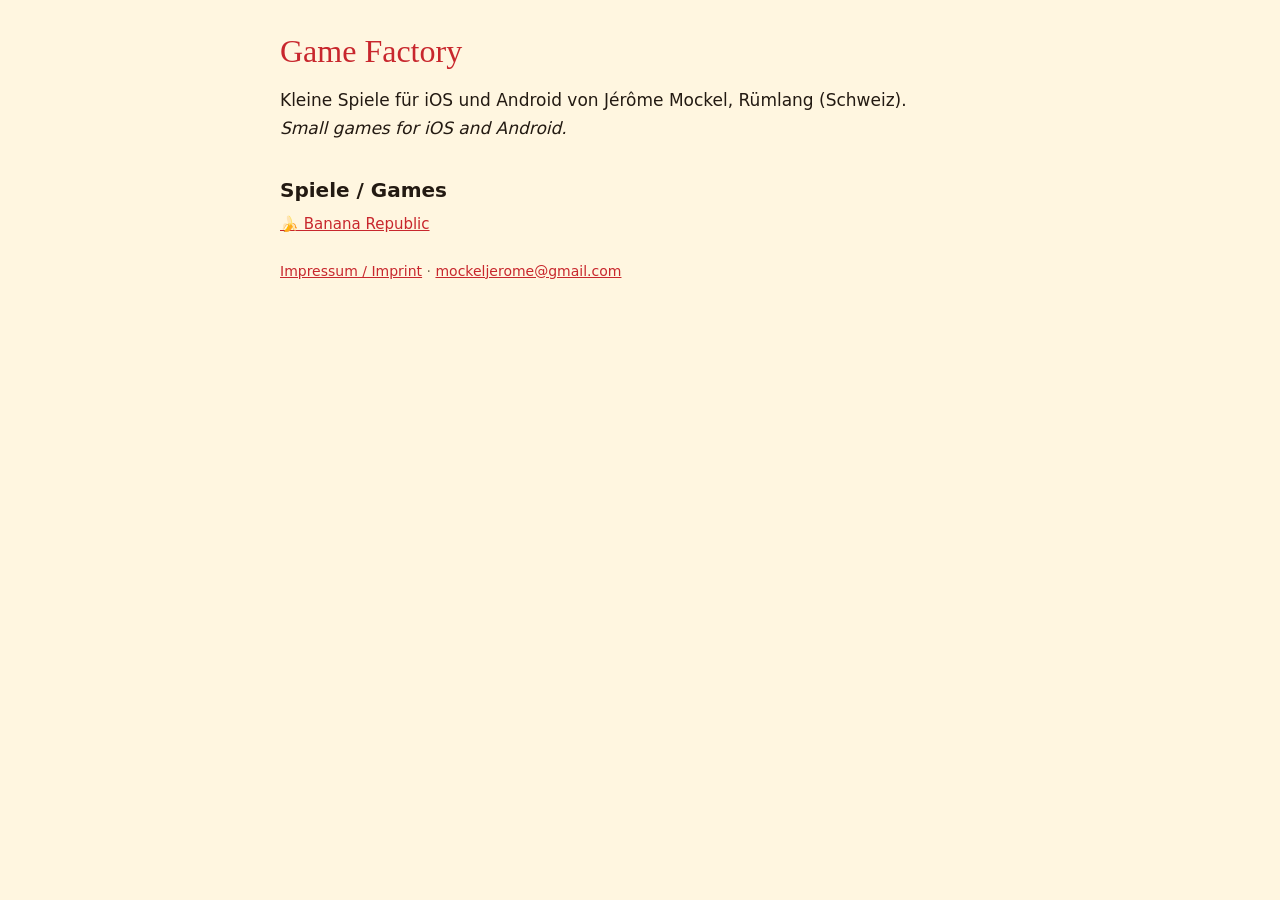
<file: index.html>
<!doctype html><html lang="de"><head><meta charset="utf-8"><meta name="viewport" content="width=device-width,initial-scale=1"><title>Game Factory – Jérôme Mockel</title><link rel="stylesheet" href="banana-republic/style.css"></head>
<body><main><h1>Game Factory</h1><p>Kleine Spiele für iOS und Android von Jérôme Mockel, Rümlang (Schweiz).<br><i>Small games for iOS and Android.</i></p>
<h2>Spiele / Games</h2>
<nav><a href="banana-republic/">🍌 Banana Republic</a></nav>
<p class="meta"><a href="banana-republic/impressum.html">Impressum / Imprint</a> · <a href="mailto:mockeljerome@gmail.com">mockeljerome@gmail.com</a></p>
</main></body></html>
</file>
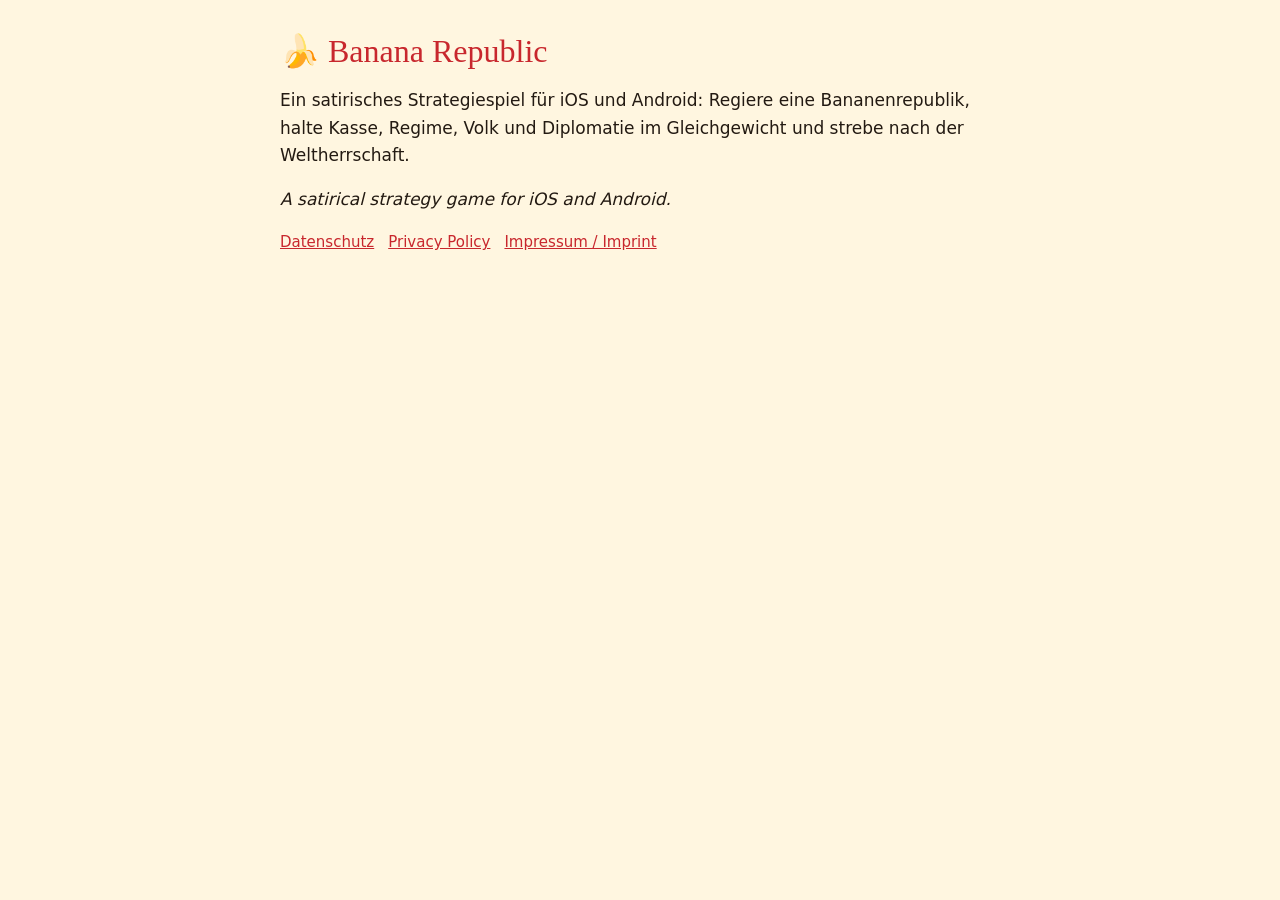
<file: banana-republic/index.html>
<!doctype html><html lang="de"><head><meta charset="utf-8"><meta name="viewport" content="width=device-width,initial-scale=1"><title>Banana Republic</title><link rel="stylesheet" href="style.css"></head>
<body><main><h1>🍌 Banana Republic</h1><p>Ein satirisches Strategiespiel für iOS und Android: Regiere eine Bananenrepublik, halte Kasse, Regime, Volk und Diplomatie im Gleichgewicht und strebe nach der Weltherrschaft.</p>
<p><i>A satirical strategy game for iOS and Android.</i></p>
<nav><a href="datenschutz.html">Datenschutz</a><a href="privacy.html">Privacy Policy</a><a href="impressum.html">Impressum / Imprint</a></nav></main></body></html>
</file>
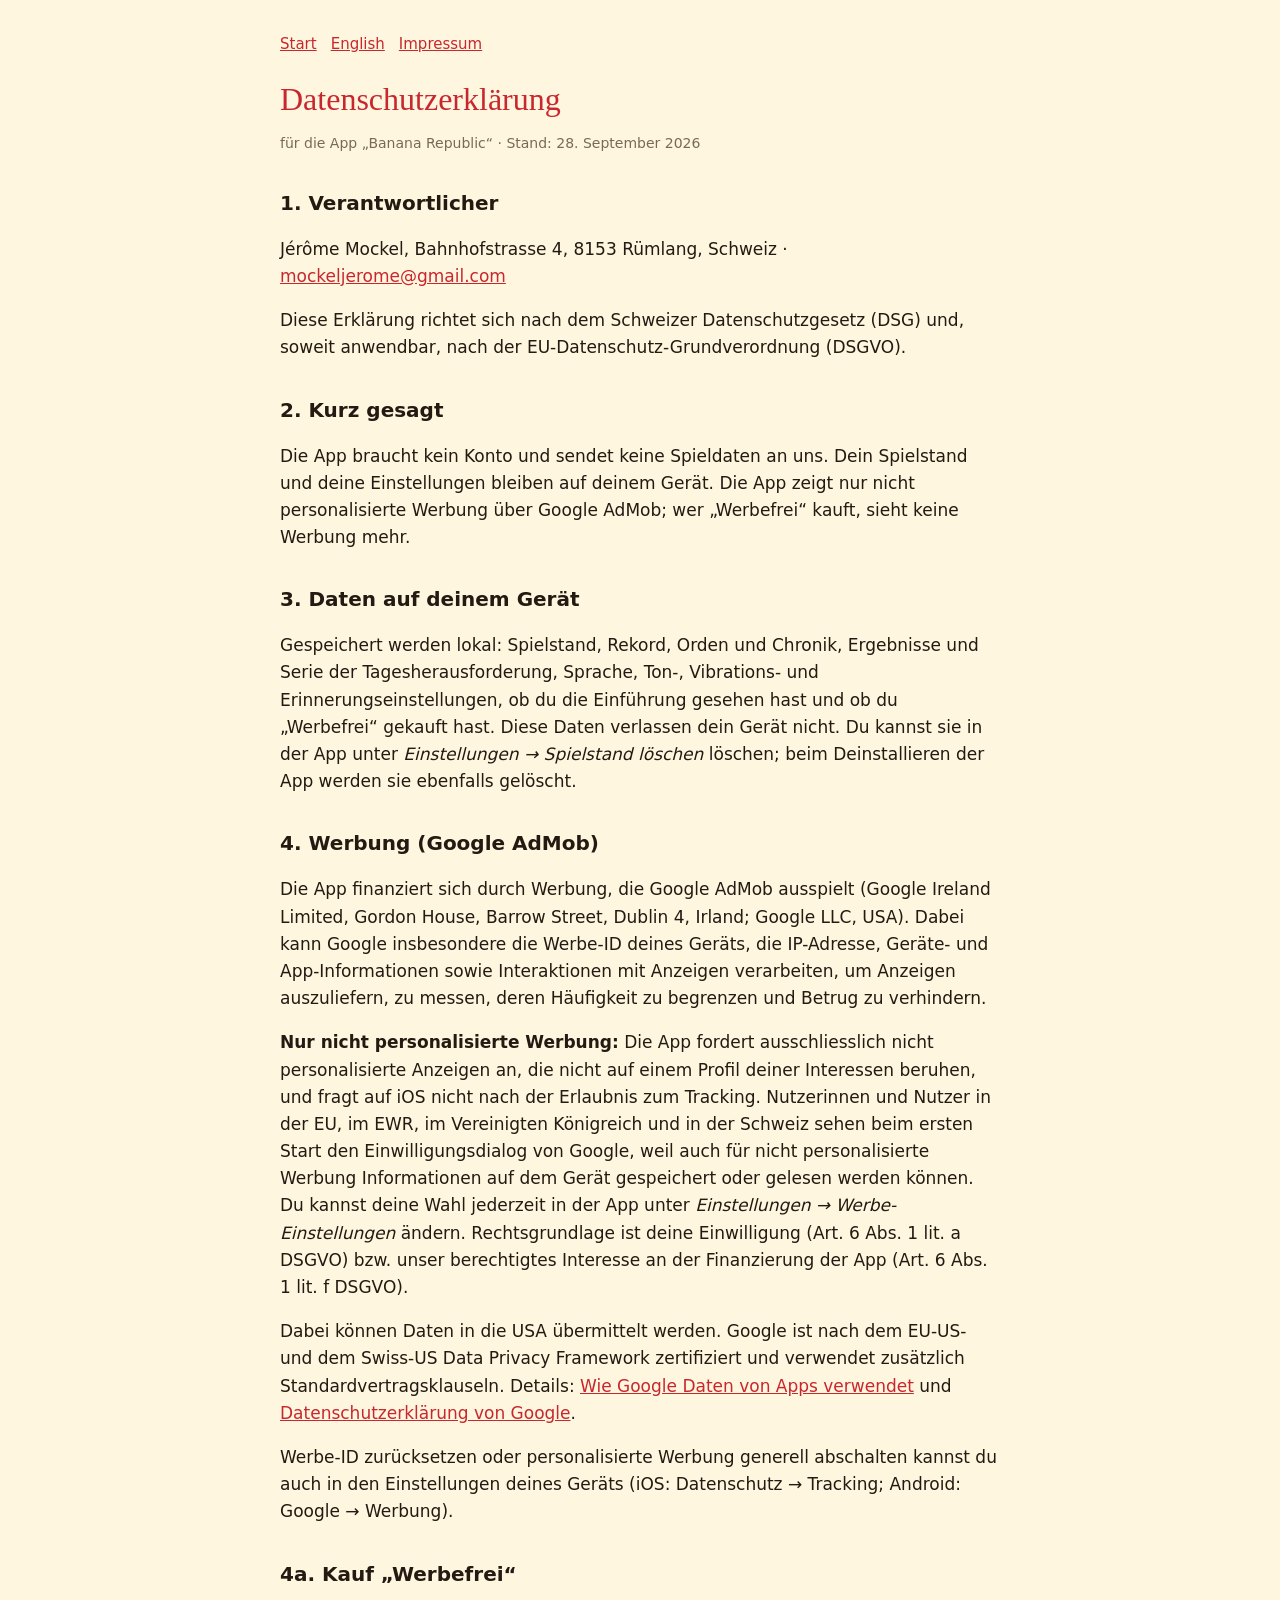
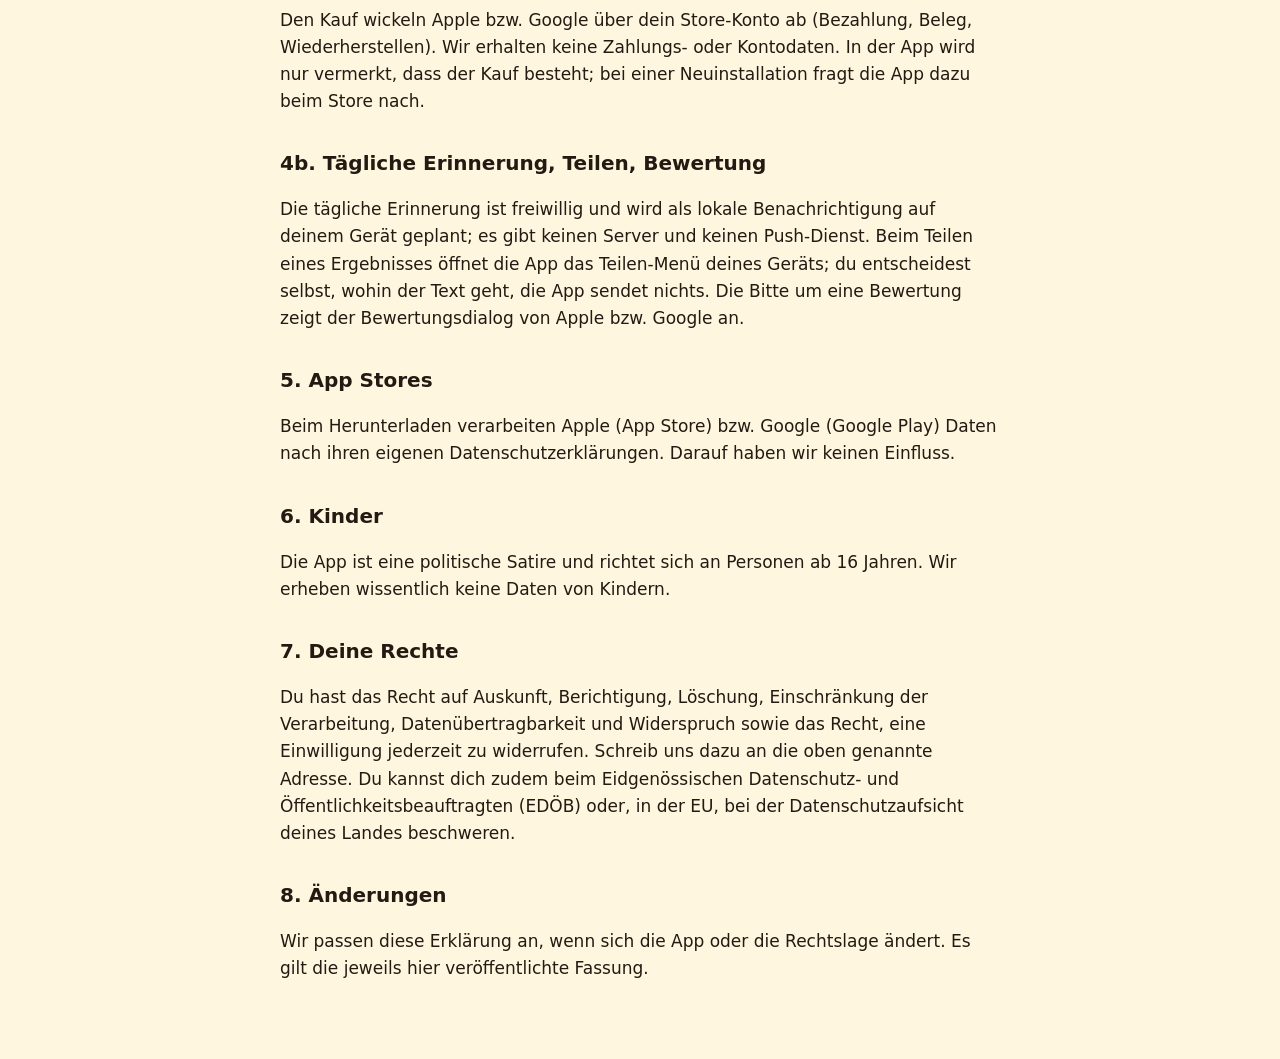
<file: banana-republic/datenschutz.html>
<!doctype html><html lang="de"><head><meta charset="utf-8"><meta name="viewport" content="width=device-width,initial-scale=1"><title>Datenschutzerklärung – Banana Republic</title><link rel="stylesheet" href="style.css"></head>
<body><main><nav><a href="index.html">Start</a><a href="privacy.html">English</a><a href="impressum.html">Impressum</a></nav>
<h1>Datenschutzerklärung</h1><p class="meta">für die App „Banana Republic“ · Stand: 28. September 2026</p>

<h2>1. Verantwortlicher</h2>
<p>Jérôme Mockel, Bahnhofstrasse 4, 8153 Rümlang, Schweiz · <a href="mailto:mockeljerome@gmail.com">mockeljerome@gmail.com</a></p>
<p>Diese Erklärung richtet sich nach dem Schweizer Datenschutzgesetz (DSG) und, soweit anwendbar, nach der EU-Datenschutz-Grundverordnung (DSGVO).</p>

<h2>2. Kurz gesagt</h2>
<p>Die App braucht kein Konto und sendet keine Spieldaten an uns. Dein Spielstand und deine Einstellungen bleiben auf deinem Gerät. Die App zeigt nur nicht personalisierte Werbung über Google AdMob; wer „Werbefrei“ kauft, sieht keine Werbung mehr.</p>

<h2>3. Daten auf deinem Gerät</h2>
<p>Gespeichert werden lokal: Spielstand, Rekord, Orden und Chronik, Ergebnisse und Serie der Tagesherausforderung, Sprache, Ton-, Vibrations- und Erinnerungseinstellungen, ob du die Einführung gesehen hast und ob du „Werbefrei“ gekauft hast. Diese Daten verlassen dein Gerät nicht. Du kannst sie in der App unter <i>Einstellungen → Spielstand löschen</i> löschen; beim Deinstallieren der App werden sie ebenfalls gelöscht.</p>

<h2>4. Werbung (Google AdMob)</h2>
<p>Die App finanziert sich durch Werbung, die Google AdMob ausspielt (Google Ireland Limited, Gordon House, Barrow Street, Dublin 4, Irland; Google LLC, USA). Dabei kann Google insbesondere die Werbe-ID deines Geräts, die IP-Adresse, Geräte- und App-Informationen sowie Interaktionen mit Anzeigen verarbeiten, um Anzeigen auszuliefern, zu messen, deren Häufigkeit zu begrenzen und Betrug zu verhindern.</p>
<p><b>Nur nicht personalisierte Werbung:</b> Die App fordert ausschliesslich nicht personalisierte Anzeigen an, die nicht auf einem Profil deiner Interessen beruhen, und fragt auf iOS nicht nach der Erlaubnis zum Tracking. Nutzerinnen und Nutzer in der EU, im EWR, im Vereinigten Königreich und in der Schweiz sehen beim ersten Start den Einwilligungsdialog von Google, weil auch für nicht personalisierte Werbung Informationen auf dem Gerät gespeichert oder gelesen werden können. Du kannst deine Wahl jederzeit in der App unter <i>Einstellungen → Werbe-Einstellungen</i> ändern. Rechtsgrundlage ist deine Einwilligung (Art. 6 Abs. 1 lit. a DSGVO) bzw. unser berechtigtes Interesse an der Finanzierung der App (Art. 6 Abs. 1 lit. f DSGVO).</p>
<p>Dabei können Daten in die USA übermittelt werden. Google ist nach dem EU-US- und dem Swiss-US Data Privacy Framework zertifiziert und verwendet zusätzlich Standardvertragsklauseln. Details: <a href="https://policies.google.com/technologies/partner-sites">Wie Google Daten von Apps verwendet</a> und <a href="https://policies.google.com/privacy">Datenschutzerklärung von Google</a>.</p>
<p>Werbe-ID zurücksetzen oder personalisierte Werbung generell abschalten kannst du auch in den Einstellungen deines Geräts (iOS: Datenschutz → Tracking; Android: Google → Werbung).</p>

<h2>4a. Kauf „Werbefrei“</h2>
<p>Den Kauf wickeln Apple bzw. Google über dein Store-Konto ab (Bezahlung, Beleg, Wiederherstellen). Wir erhalten keine Zahlungs- oder Kontodaten. In der App wird nur vermerkt, dass der Kauf besteht; bei einer Neuinstallation fragt die App dazu beim Store nach.</p>

<h2>4b. Tägliche Erinnerung, Teilen, Bewertung</h2>
<p>Die tägliche Erinnerung ist freiwillig und wird als lokale Benachrichtigung auf deinem Gerät geplant; es gibt keinen Server und keinen Push-Dienst. Beim Teilen eines Ergebnisses öffnet die App das Teilen-Menü deines Geräts; du entscheidest selbst, wohin der Text geht, die App sendet nichts. Die Bitte um eine Bewertung zeigt der Bewertungsdialog von Apple bzw. Google an.</p>

<h2>5. App Stores</h2>
<p>Beim Herunterladen verarbeiten Apple (App Store) bzw. Google (Google Play) Daten nach ihren eigenen Datenschutzerklärungen. Darauf haben wir keinen Einfluss.</p>

<h2>6. Kinder</h2>
<p>Die App ist eine politische Satire und richtet sich an Personen ab 16 Jahren. Wir erheben wissentlich keine Daten von Kindern.</p>

<h2>7. Deine Rechte</h2>
<p>Du hast das Recht auf Auskunft, Berichtigung, Löschung, Einschränkung der Verarbeitung, Datenübertragbarkeit und Widerspruch sowie das Recht, eine Einwilligung jederzeit zu widerrufen. Schreib uns dazu an die oben genannte Adresse. Du kannst dich zudem beim Eidgenössischen Datenschutz- und Öffentlichkeitsbeauftragten (EDÖB) oder, in der EU, bei der Datenschutzaufsicht deines Landes beschweren.</p>

<h2>8. Änderungen</h2>
<p>Wir passen diese Erklärung an, wenn sich die App oder die Rechtslage ändert. Es gilt die jeweils hier veröffentlichte Fassung.</p>
</main></body></html>
</file>
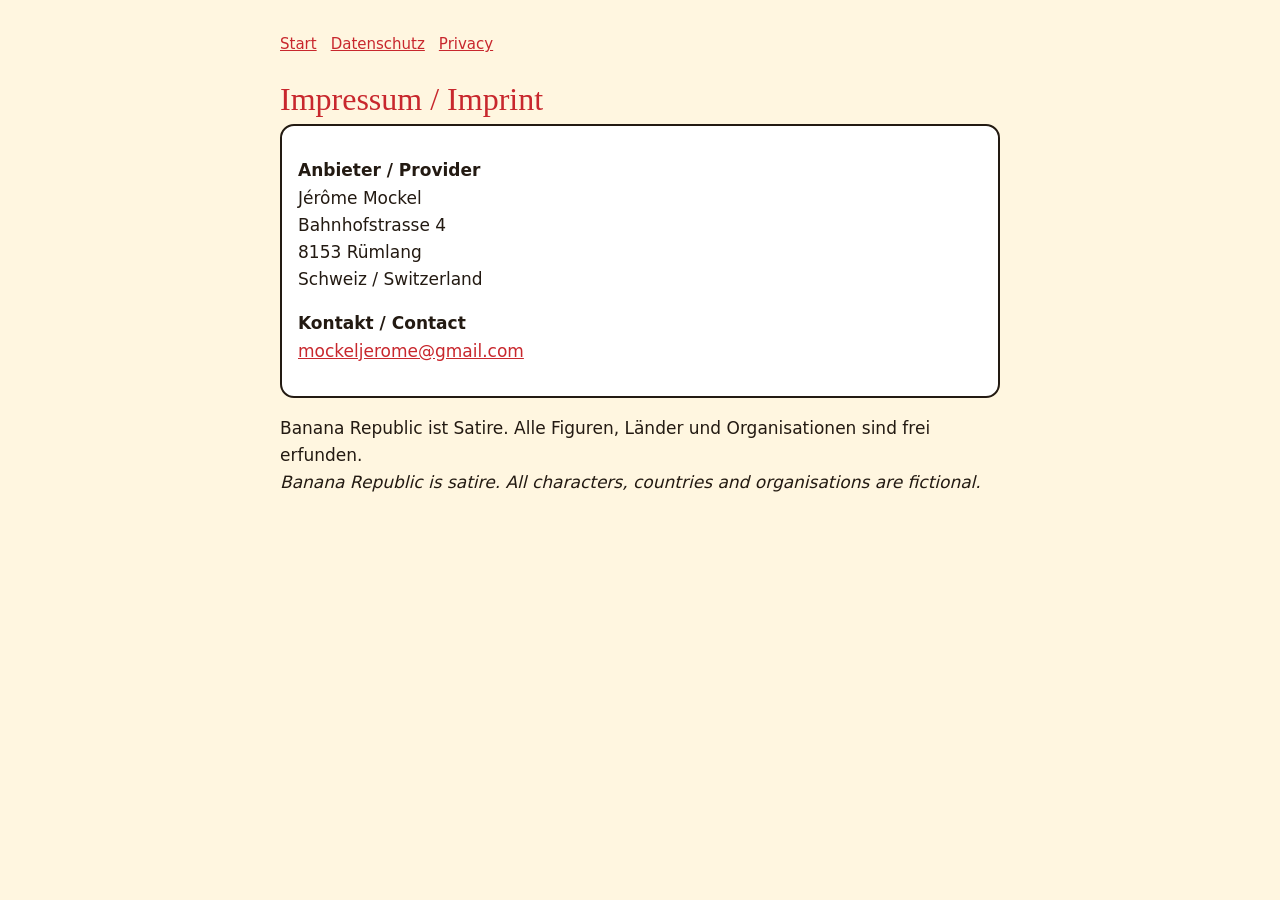
<file: banana-republic/impressum.html>
<!doctype html><html lang="de"><head><meta charset="utf-8"><meta name="viewport" content="width=device-width,initial-scale=1"><title>Impressum – Banana Republic</title><link rel="stylesheet" href="style.css"></head>
<body><main><nav><a href="index.html">Start</a><a href="datenschutz.html">Datenschutz</a><a href="privacy.html">Privacy</a></nav>
<h1>Impressum / Imprint</h1>
<div class="box"><p><b>Anbieter / Provider</b><br>Jérôme Mockel<br>Bahnhofstrasse 4<br>8153 Rümlang<br>Schweiz / Switzerland</p>
<p><b>Kontakt / Contact</b><br><a href="mailto:mockeljerome@gmail.com">mockeljerome@gmail.com</a></p></div>
<p>Banana Republic ist Satire. Alle Figuren, Länder und Organisationen sind frei erfunden.<br><i>Banana Republic is satire. All characters, countries and organisations are fictional.</i></p>
</main></body></html>
</file>
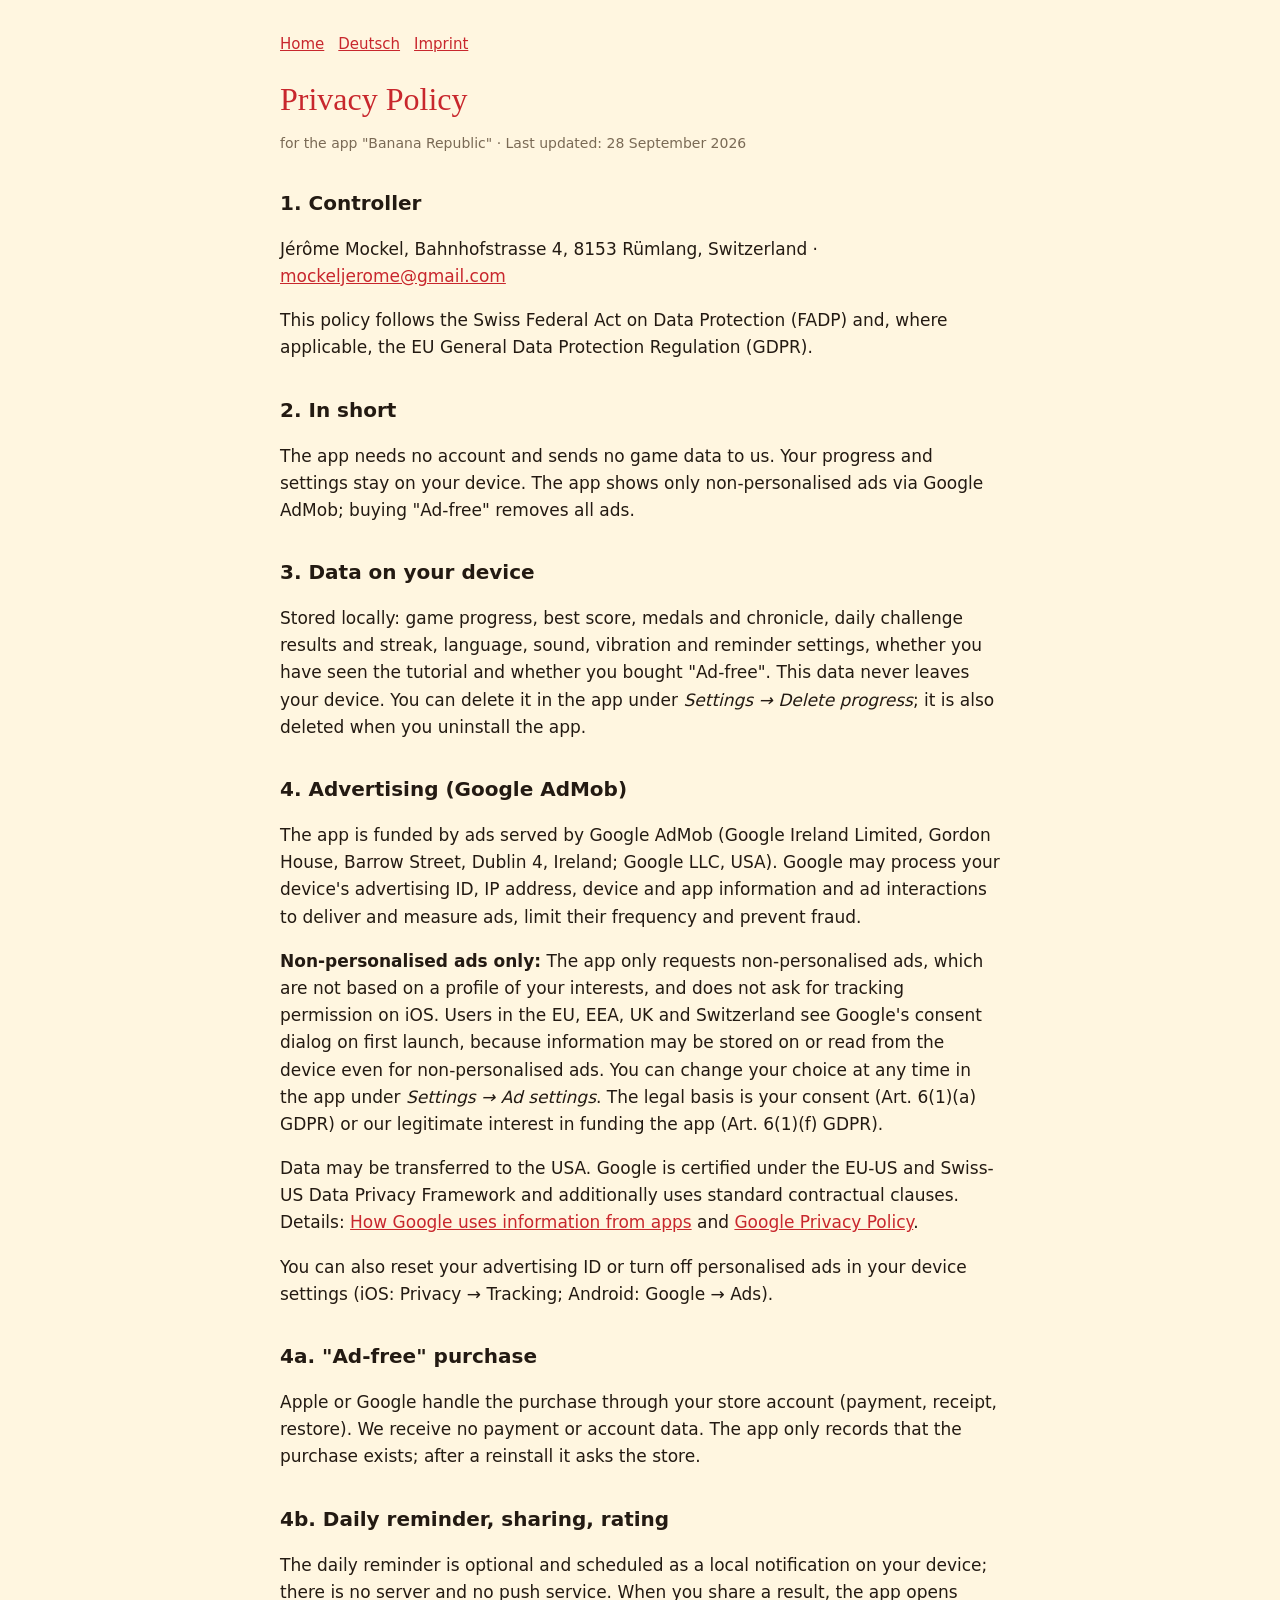
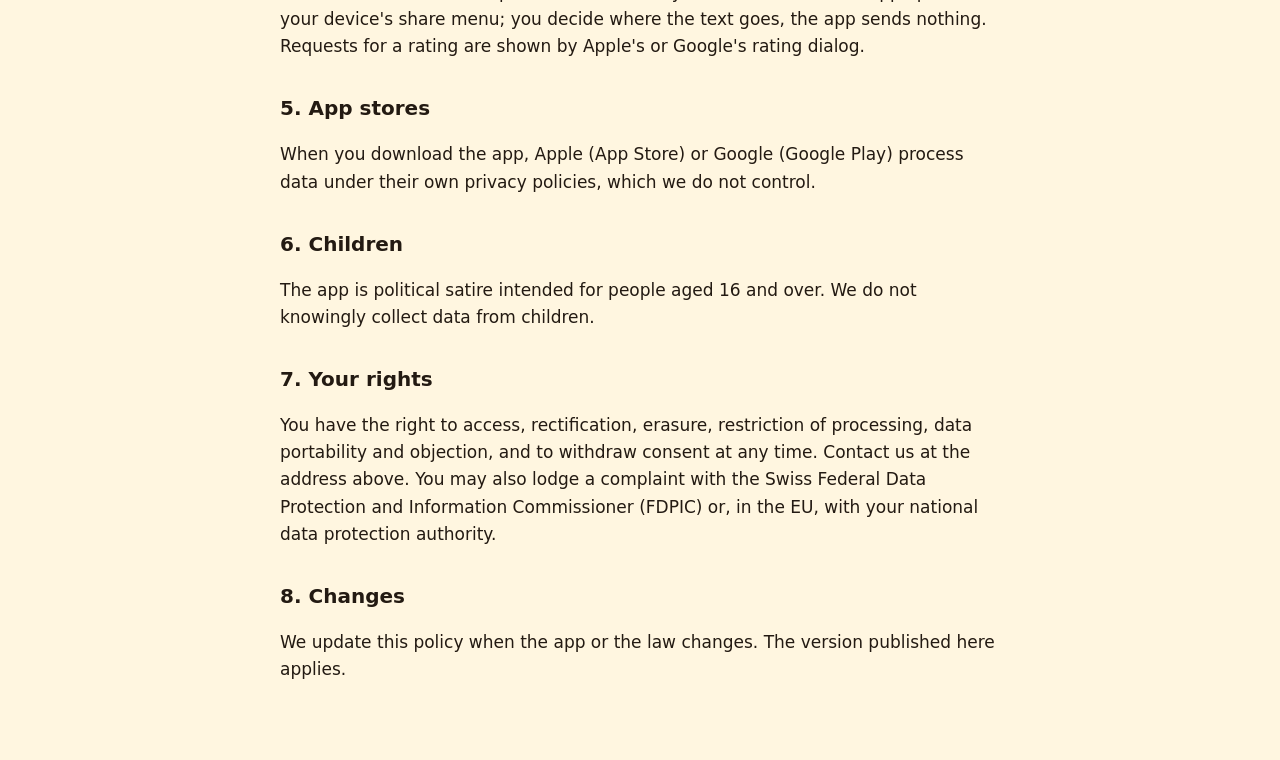
<file: banana-republic/privacy.html>
<!doctype html><html lang="en"><head><meta charset="utf-8"><meta name="viewport" content="width=device-width,initial-scale=1"><title>Privacy Policy – Banana Republic</title><link rel="stylesheet" href="style.css"></head>
<body><main><nav><a href="index.html">Home</a><a href="datenschutz.html">Deutsch</a><a href="impressum.html">Imprint</a></nav>
<h1>Privacy Policy</h1><p class="meta">for the app "Banana Republic" · Last updated: 28 September 2026</p>

<h2>1. Controller</h2>
<p>Jérôme Mockel, Bahnhofstrasse 4, 8153 Rümlang, Switzerland · <a href="mailto:mockeljerome@gmail.com">mockeljerome@gmail.com</a></p>
<p>This policy follows the Swiss Federal Act on Data Protection (FADP) and, where applicable, the EU General Data Protection Regulation (GDPR).</p>

<h2>2. In short</h2>
<p>The app needs no account and sends no game data to us. Your progress and settings stay on your device. The app shows only non-personalised ads via Google AdMob; buying "Ad-free" removes all ads.</p>

<h2>3. Data on your device</h2>
<p>Stored locally: game progress, best score, medals and chronicle, daily challenge results and streak, language, sound, vibration and reminder settings, whether you have seen the tutorial and whether you bought "Ad-free". This data never leaves your device. You can delete it in the app under <i>Settings → Delete progress</i>; it is also deleted when you uninstall the app.</p>

<h2>4. Advertising (Google AdMob)</h2>
<p>The app is funded by ads served by Google AdMob (Google Ireland Limited, Gordon House, Barrow Street, Dublin 4, Ireland; Google LLC, USA). Google may process your device's advertising ID, IP address, device and app information and ad interactions to deliver and measure ads, limit their frequency and prevent fraud.</p>
<p><b>Non-personalised ads only:</b> The app only requests non-personalised ads, which are not based on a profile of your interests, and does not ask for tracking permission on iOS. Users in the EU, EEA, UK and Switzerland see Google's consent dialog on first launch, because information may be stored on or read from the device even for non-personalised ads. You can change your choice at any time in the app under <i>Settings → Ad settings</i>. The legal basis is your consent (Art. 6(1)(a) GDPR) or our legitimate interest in funding the app (Art. 6(1)(f) GDPR).</p>
<p>Data may be transferred to the USA. Google is certified under the EU-US and Swiss-US Data Privacy Framework and additionally uses standard contractual clauses. Details: <a href="https://policies.google.com/technologies/partner-sites">How Google uses information from apps</a> and <a href="https://policies.google.com/privacy">Google Privacy Policy</a>.</p>
<p>You can also reset your advertising ID or turn off personalised ads in your device settings (iOS: Privacy → Tracking; Android: Google → Ads).</p>

<h2>4a. "Ad-free" purchase</h2>
<p>Apple or Google handle the purchase through your store account (payment, receipt, restore). We receive no payment or account data. The app only records that the purchase exists; after a reinstall it asks the store.</p>

<h2>4b. Daily reminder, sharing, rating</h2>
<p>The daily reminder is optional and scheduled as a local notification on your device; there is no server and no push service. When you share a result, the app opens your device's share menu; you decide where the text goes, the app sends nothing. Requests for a rating are shown by Apple's or Google's rating dialog.</p>

<h2>5. App stores</h2>
<p>When you download the app, Apple (App Store) or Google (Google Play) process data under their own privacy policies, which we do not control.</p>

<h2>6. Children</h2>
<p>The app is political satire intended for people aged 16 and over. We do not knowingly collect data from children.</p>

<h2>7. Your rights</h2>
<p>You have the right to access, rectification, erasure, restriction of processing, data portability and objection, and to withdraw consent at any time. Contact us at the address above. You may also lodge a complaint with the Swiss Federal Data Protection and Information Commissioner (FDPIC) or, in the EU, with your national data protection authority.</p>

<h2>8. Changes</h2>
<p>We update this policy when the app or the law changes. The version published here applies.</p>
</main></body></html>
</file>
<file: banana-republic/style.css>
body{margin:0;background:#FFF6E0;color:#231A12;font:17px/1.6 system-ui,-apple-system,"Segoe UI",sans-serif}
main{max-width:720px;margin:0 auto;padding:32px 20px 60px}
h1{font:400 32px/1.2 Georgia,serif;color:#C8272D;margin:0 0 6px}
h2{font-size:20px;margin:32px 0 6px}
a{color:#C8272D}
nav{display:flex;gap:14px;flex-wrap:wrap;margin-bottom:24px;font-size:15px}
.meta{color:#7a6a55;font-size:14px}
.box{background:#fff;border:2px solid #231A12;border-radius:14px;padding:14px 16px}
</file>
